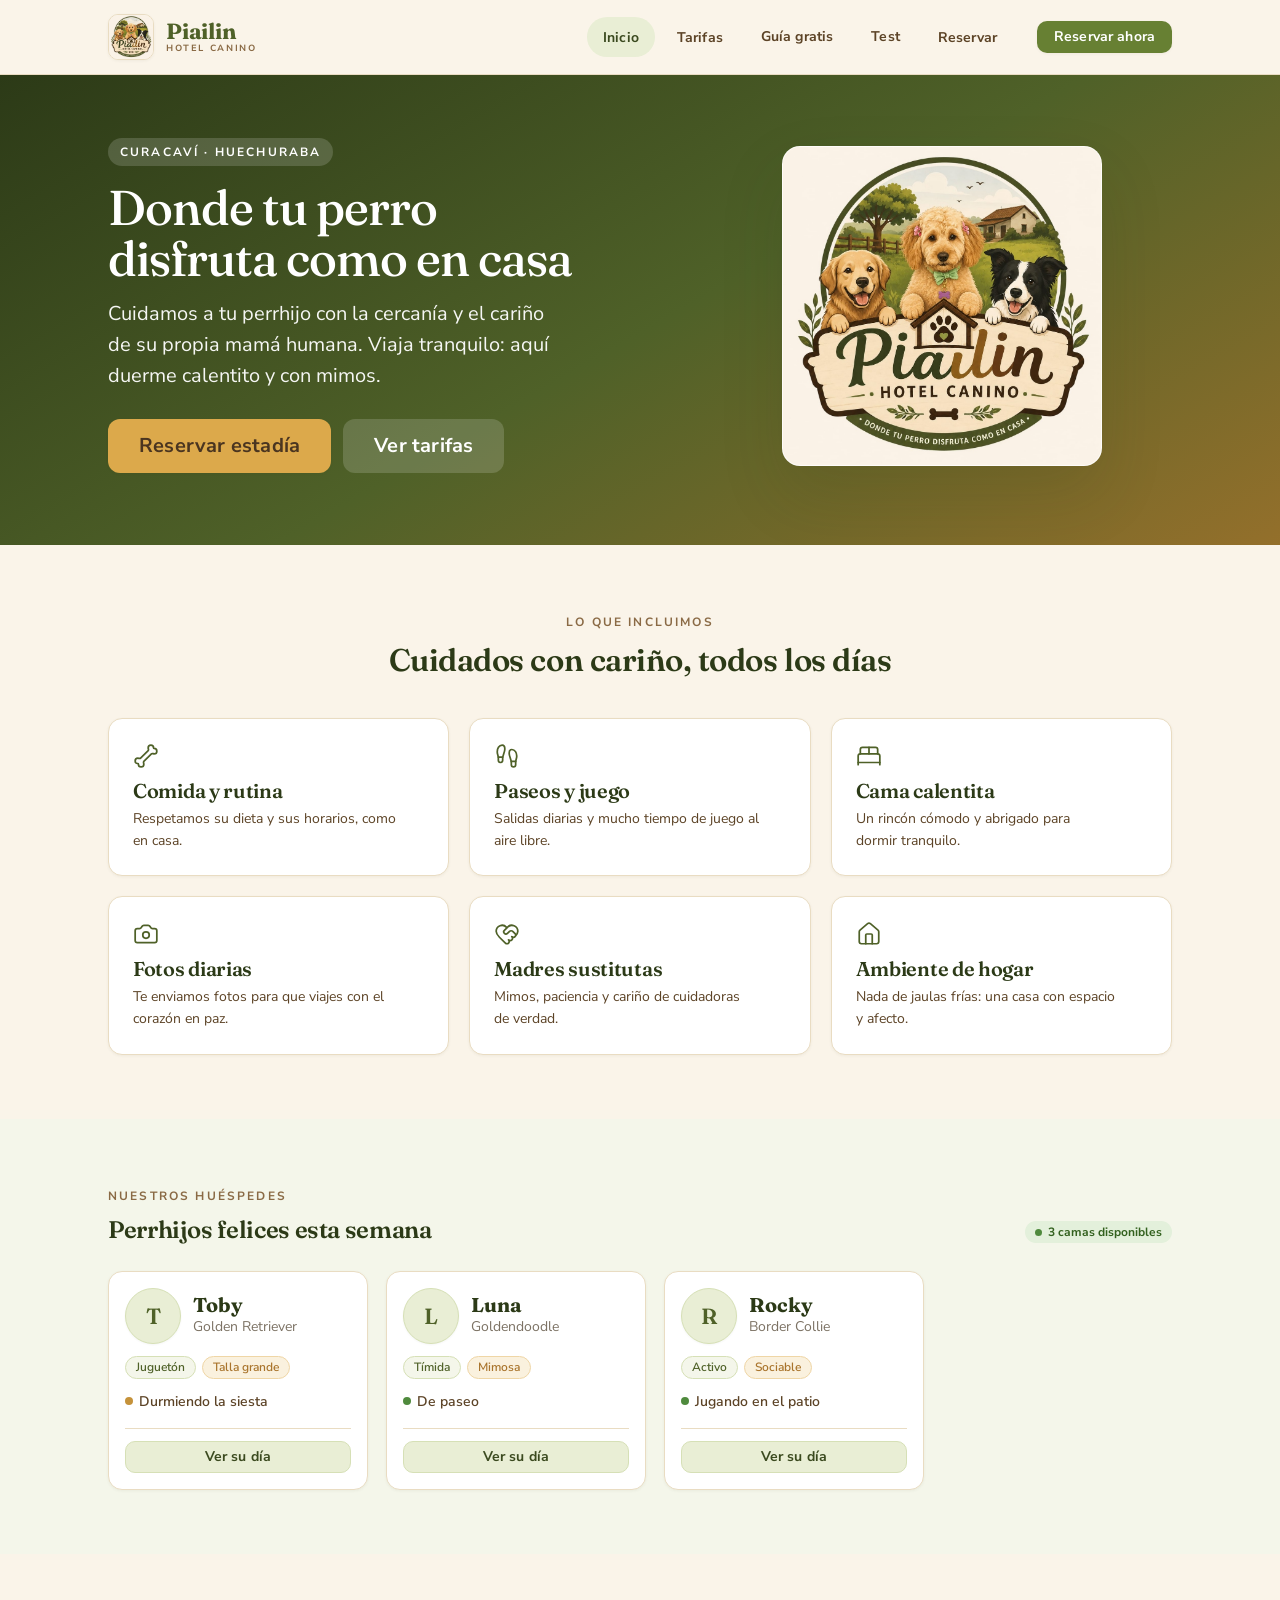
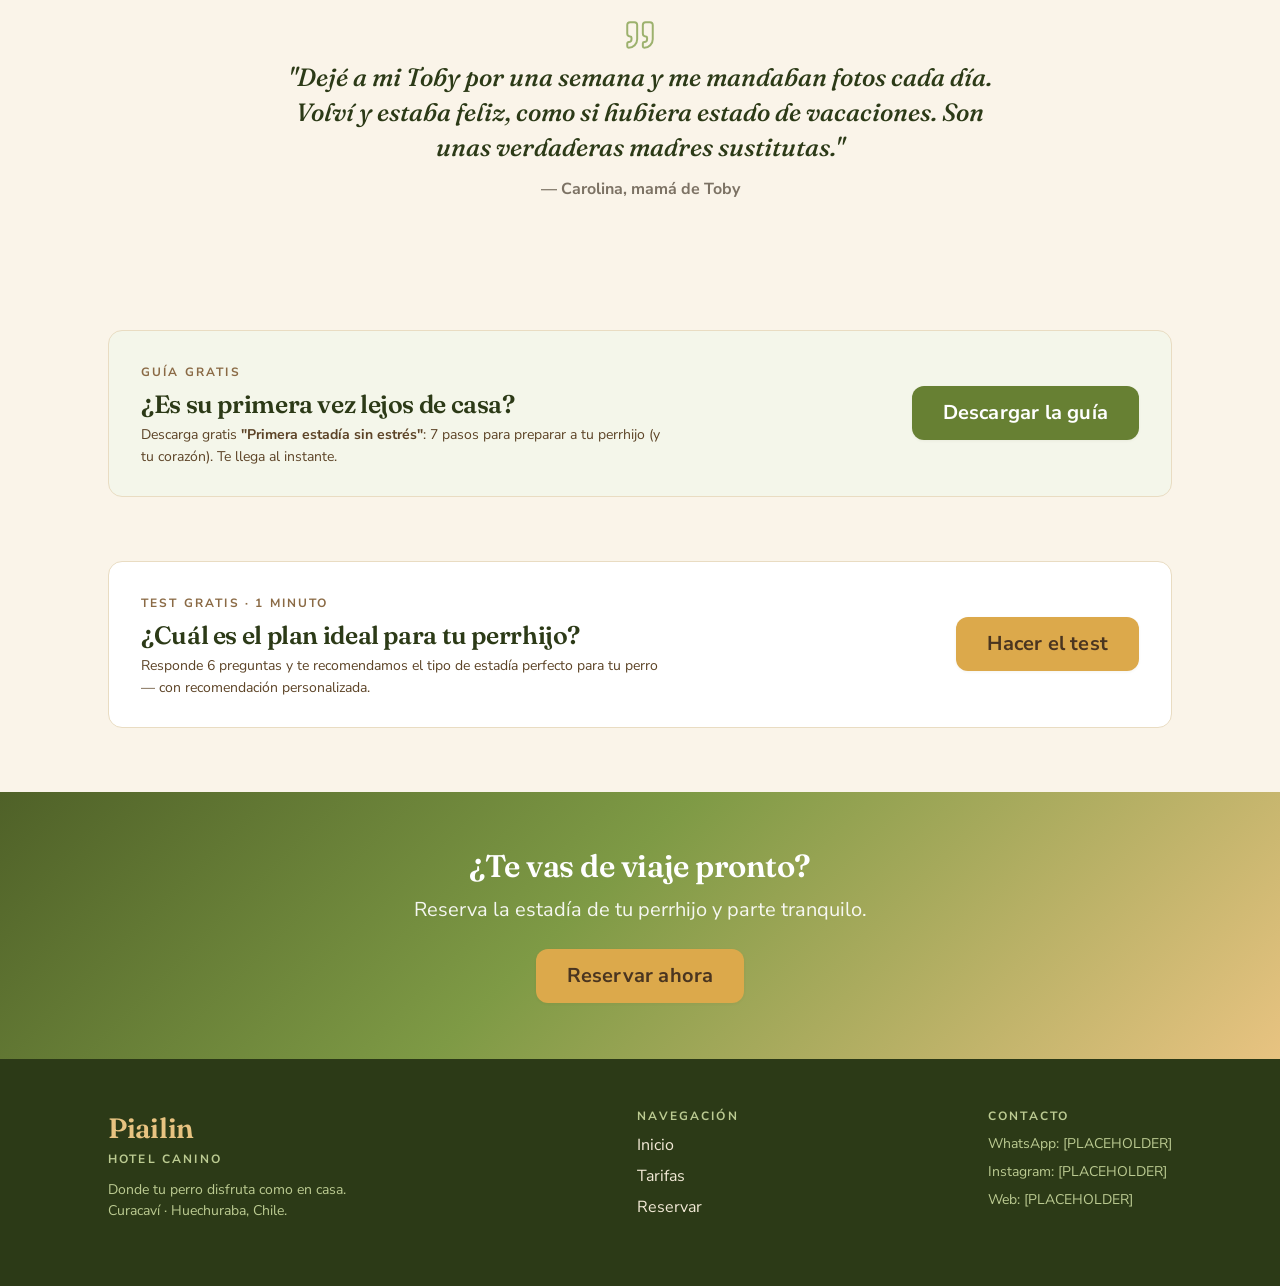
<file: sitio-web/index.html>
<!DOCTYPE html>
<html lang="es-CL">
<head>
  <meta charset="UTF-8" />
  <meta name="viewport" content="width=device-width, initial-scale=1.0" />
  <title>Piailin · Hotel Canino — Donde tu perro disfruta como en casa</title>
  <meta name="description" content="Piailin Hotel Canino en Curacaví y Huechuraba. Cuidamos a tu perrhijo con la cercanía y el cariño de su propia mamá humana. Viaja tranquilo." />
  <link rel="icon" href="data:image/svg+xml,%3Csvg xmlns='http://www.w3.org/2000/svg' viewBox='0 0 32 32'%3E%3Crect width='32' height='32' rx='7' fill='%23678033'/%3E%3Ctext x='16' y='23' font-family='Georgia,serif' font-size='20' font-weight='700' fill='%23faf4e9' text-anchor='middle'%3EP%3C/text%3E%3C/svg%3E" />
  <link rel="stylesheet" href="./styles.css" />
</head>
<body>

  <!-- ===================== HEADER ===================== -->
  <header class="site-header">
    <div class="bar">
      <a class="brand-lockup" href="#home" data-nav="home">
        <img class="brand-logo" src="./assets/pialin-emblem.jpeg" alt="Logo Piailin Hotel Canino" />
        <span style="display:flex;flex-direction:column;line-height:1.05;text-align:left;">
          <span class="name">Piailin</span>
          <span class="eyebrow sub">Hotel Canino</span>
        </span>
      </a>
      <nav class="site-nav">
        <button class="navlink is-active" data-nav="home">Inicio</button>
        <button class="navlink" data-nav="tarifas">Tarifas</button>
        <a class="navlink" href="./guia.html">Guía gratis</a>
        <a class="navlink" href="./test.html">Test</a>
        <button class="navlink" data-nav="reserva">Reservar</button>
      </nav>
      <button class="btn btn--primary btn--sm" data-nav="reserva">Reservar ahora</button>
    </div>
  </header>

  <main>
    <!-- ===================== INICIO ===================== -->
    <section class="view is-active" id="view-home">

      <!-- HERO -->
      <div class="hero">
        <div class="container">
          <div>
            <span class="eyebrow on-hero">Curacaví · Huechuraba</span>
            <h1>Donde tu perro<br />disfruta como en casa</h1>
            <p>Cuidamos a tu perrhijo con la cercanía y el cariño de su propia mamá humana. Viaja tranquilo: aquí duerme calentito y con mimos.</p>
            <div class="cta-row">
              <button class="btn btn--lg btn--secondary" data-nav="reserva">Reservar estadía</button>
              <button class="btn btn--lg btn--ghost-light" data-nav="tarifas">Ver tarifas</button>
            </div>
          </div>
          <div class="emblem-wrap">
            <img class="hero-logo" src="./assets/pialin-emblem.jpeg" alt="Piailin Hotel Canino" />
          </div>
        </div>
      </div>

      <!-- SERVICIOS -->
      <div class="container section">
        <div class="section-head">
          <span class="eyebrow">Lo que incluimos</span>
          <h2>Cuidados con cariño, todos los días</h2>
        </div>
        <div class="services-grid">
          <div class="card card--interactive"><div class="card-icon"><svg viewBox="0 0 24 24" fill="none" stroke="currentColor" stroke-linecap="round" stroke-linejoin="round" aria-hidden="true"><path d="M17 10c.7-.7 1.69 0 2.5 0a2.5 2.5 0 1 0 0-5 .5.5 0 0 1-.5-.5 2.5 2.5 0 1 0-5 0c0 .81.7 1.8 0 2.5l-7 7c-.7.7-1.69 0-2.5 0a2.5 2.5 0 0 0 0 5c.28 0 .5.22.5.5a2.5 2.5 0 1 0 5 0c0-.81-.7-1.8 0-2.5Z"/></svg></div><h3>Comida y rutina</h3><p>Respetamos su dieta y sus horarios, como en casa.</p></div>
          <div class="card card--interactive"><div class="card-icon"><svg viewBox="0 0 24 24" fill="none" stroke="currentColor" stroke-linecap="round" stroke-linejoin="round" aria-hidden="true"><path d="M4 16v-2.38C4 11.5 2.97 10.5 3 8c.03-2.72 1.49-6 4.5-6C9.37 2 10 3.8 10 5.5c0 3.11-2 5.66-2 8.68V16a2 2 0 1 1-4 0Z"/><path d="M20 20v-2.38c0-2.12 1.03-3.12 1-5.62-.03-2.72-1.49-6-4.5-6C14.63 6 14 7.8 14 9.5c0 3.11 2 5.66 2 8.68V20a2 2 0 1 0 4 0Z"/><path d="M16 17h4"/><path d="M4 13h4"/></svg></div><h3>Paseos y juego</h3><p>Salidas diarias y mucho tiempo de juego al aire libre.</p></div>
          <div class="card card--interactive"><div class="card-icon"><svg viewBox="0 0 24 24" fill="none" stroke="currentColor" stroke-linecap="round" stroke-linejoin="round" aria-hidden="true"><path d="M2 20v-8a2 2 0 0 1 2-2h16a2 2 0 0 1 2 2v8"/><path d="M4 10V6a2 2 0 0 1 2-2h12a2 2 0 0 1 2 2v4"/><path d="M12 4v6"/><path d="M2 18h20"/></svg></div><h3>Cama calentita</h3><p>Un rincón cómodo y abrigado para dormir tranquilo.</p></div>
          <div class="card card--interactive"><div class="card-icon"><svg viewBox="0 0 24 24" fill="none" stroke="currentColor" stroke-linecap="round" stroke-linejoin="round" aria-hidden="true"><path d="M13.997 4a2 2 0 0 1 1.76 1.05l.486.9A2 2 0 0 0 18.003 7H20a2 2 0 0 1 2 2v9a2 2 0 0 1-2 2H4a2 2 0 0 1-2-2V9a2 2 0 0 1 2-2h1.997a2 2 0 0 0 1.759-1.048l.489-.904A2 2 0 0 1 10.004 4z"/><circle cx="12" cy="13" r="3"/></svg></div><h3>Fotos diarias</h3><p>Te enviamos fotos para que viajes con el corazón en paz.</p></div>
          <div class="card card--interactive"><div class="card-icon"><svg viewBox="0 0 24 24" fill="none" stroke="currentColor" stroke-linecap="round" stroke-linejoin="round" aria-hidden="true"><path d="M19.414 14.414C21 12.828 22 11.5 22 9.5a5.5 5.5 0 0 0-9.591-3.676.6.6 0 0 1-.818.001A5.5 5.5 0 0 0 2 9.5c0 2.3 1.5 4 3 5.5l5.535 5.362a2 2 0 0 0 2.879.052 2.12 2.12 0 0 0-.004-3 2.124 2.124 0 1 0 3-3 2.124 2.124 0 0 0 3.004 0 2 2 0 0 0 0-2.828l-1.881-1.882a2.41 2.41 0 0 0-3.409 0l-1.71 1.71a2 2 0 0 1-2.828 0 2 2 0 0 1 0-2.828l2.823-2.762"/></svg></div><h3>Madres sustitutas</h3><p>Mimos, paciencia y cariño de cuidadoras de verdad.</p></div>
          <div class="card card--interactive"><div class="card-icon"><svg viewBox="0 0 24 24" fill="none" stroke="currentColor" stroke-linecap="round" stroke-linejoin="round" aria-hidden="true"><path d="M15 21v-8a1 1 0 0 0-1-1h-4a1 1 0 0 0-1 1v8"/><path d="M3 10a2 2 0 0 1 .709-1.528l7-6a2 2 0 0 1 2.582 0l7 6A2 2 0 0 1 21 10v9a2 2 0 0 1-2 2H5a2 2 0 0 1-2-2z"/></svg></div><h3>Ambiente de hogar</h3><p>Nada de jaulas frías: una casa con espacio y afecto.</p></div>
        </div>
      </div>

      <!-- HUÉSPEDES -->
      <div class="surface-soft">
        <div class="container section">
          <div class="guests-head">
            <div>
              <span class="eyebrow">Nuestros huéspedes</span>
              <h2 style="margin-top:8px;margin-bottom:0;">Perrhijos felices esta semana</h2>
            </div>
            <span class="badge badge--success"><span class="dot"></span>3 camas disponibles</span>
          </div>
          <div class="guests-row">

            <div class="card card--interactive petcard">
              <div class="pet-head">
                <span class="avatar avatar--initial">T</span>
                <div><div class="pet-name">Toby</div><div class="pet-breed">Golden Retriever</div></div>
              </div>
              <div class="pet-tags"><span class="tag">Juguetón</span><span class="tag tag--gold">Talla grande</span></div>
              <div class="pet-status"><span class="sdot sdot--resting"></span><span class="label">Durmiendo la siesta</span></div>
              <div class="pet-foot"><button class="btn btn--sm btn--soft btn--block">Ver su día</button></div>
            </div>

            <div class="card card--interactive petcard">
              <div class="pet-head">
                <span class="avatar avatar--initial">L</span>
                <div><div class="pet-name">Luna</div><div class="pet-breed">Goldendoodle</div></div>
              </div>
              <div class="pet-tags"><span class="tag">Tímida</span><span class="tag tag--gold">Mimosa</span></div>
              <div class="pet-status"><span class="sdot sdot--online"></span><span class="label">De paseo</span></div>
              <div class="pet-foot"><button class="btn btn--sm btn--soft btn--block">Ver su día</button></div>
            </div>

            <div class="card card--interactive petcard">
              <div class="pet-head">
                <span class="avatar avatar--initial">R</span>
                <div><div class="pet-name">Rocky</div><div class="pet-breed">Border Collie</div></div>
              </div>
              <div class="pet-tags"><span class="tag">Activo</span><span class="tag tag--gold">Sociable</span></div>
              <div class="pet-status"><span class="sdot sdot--online"></span><span class="label">Jugando en el patio</span></div>
              <div class="pet-foot"><button class="btn btn--sm btn--soft btn--block">Ver su día</button></div>
            </div>

          </div>
        </div>
      </div>

      <!-- TESTIMONIO -->
      <div class="container section">
        <div class="quote">
          <div class="svg-accent"><svg viewBox="0 0 24 24" fill="none" stroke="currentColor" stroke-linecap="round" stroke-linejoin="round" aria-hidden="true"><path d="M16 3a2 2 0 0 0-2 2v6a2 2 0 0 0 2 2 1 1 0 0 1 1 1v1a2 2 0 0 1-2 2 1 1 0 0 0-1 1v2a1 1 0 0 0 1 1 6 6 0 0 0 6-6V5a2 2 0 0 0-2-2z"/><path d="M5 3a2 2 0 0 0-2 2v6a2 2 0 0 0 2 2 1 1 0 0 1 1 1v1a2 2 0 0 1-2 2 1 1 0 0 0-1 1v2a1 1 0 0 0 1 1 6 6 0 0 0 6-6V5a2 2 0 0 0-2-2z"/></svg></div>
          <blockquote>"Dejé a mi Toby por una semana y me mandaban fotos cada día. Volví y estaba feliz, como si hubiera estado de vacaciones. Son unas verdaderas madres sustitutas."</blockquote>
          <cite>— Carolina, mamá de Toby</cite>
        </div>
      </div>

      <!-- IMÁN DE LEADS: guía gratis -->
      <div class="container section">
        <div class="card card--soft" style="display:grid;grid-template-columns:1fr auto;gap:24px;align-items:center;padding:28px 32px;">
          <div>
            <span class="eyebrow">Guía gratis</span>
            <h2 style="font-size:var(--text-xl);margin:6px 0 6px;">¿Es su primera vez lejos de casa?</h2>
            <p style="margin:0;color:var(--text-body);max-width:520px;">Descarga gratis <strong>"Primera estadía sin estrés"</strong>: 7 pasos para preparar a tu perrhijo (y tu corazón). Te llega al instante.</p>
          </div>
          <a class="btn btn--lg btn--primary" href="./guia.html">Descargar la guía</a>
        </div>
      </div>

      <!-- MINI APP: test plan ideal -->
      <div class="container section" style="padding-top:0;">
        <div class="card card--outlined" style="display:grid;grid-template-columns:1fr auto;gap:24px;align-items:center;padding:28px 32px;">
          <div>
            <span class="eyebrow">Test gratis · 1 minuto</span>
            <h2 style="font-size:var(--text-xl);margin:6px 0 6px;">¿Cuál es el plan ideal para tu perrhijo?</h2>
            <p style="margin:0;color:var(--text-body);max-width:520px;">Responde 6 preguntas y te recomendamos el tipo de estadía perfecto para tu perro — con recomendación personalizada.</p>
          </div>
          <a class="btn btn--lg btn--secondary" href="./test.html">Hacer el test</a>
        </div>
      </div>

      <!-- CTA -->
      <div class="cta-band">
        <div class="container">
          <h2>¿Te vas de viaje pronto?</h2>
          <p>Reserva la estadía de tu perrhijo y parte tranquilo.</p>
          <button class="btn btn--lg btn--secondary" data-nav="reserva">Reservar ahora</button>
        </div>
      </div>
    </section>

    <!-- ===================== TARIFAS ===================== -->
    <section class="view" id="view-tarifas">
      <div class="hero" style="background:var(--gradient-soft);">
        <div class="container" style="display:block;text-align:center;padding:56px 28px;">
          <span class="eyebrow">Tarifas referenciales</span>
          <h1 style="color:var(--text-strong);font-size:var(--text-3xl);margin:12px 0 8px;">Planes pensados para su bienestar</h1>
          <p class="lead" style="color:var(--text-body);max-width:560px;margin:0 auto;">Todas las tarifas incluyen alimentación, cuidados, juego supervisado y fotos diarias. Valores en pesos chilenos (CLP).</p>
        </div>
      </div>

      <div class="container section">
        <table class="price-table">
          <thead>
            <tr><th>Modalidad</th><th>Semanal</th><th>Mensual</th></tr>
          </thead>
          <tbody>
            <tr><td class="modal">Hospedaje estándar (medianos y grandes)</td><td class="price">$89.900</td><td class="price">$299.900</td></tr>
            <tr><td class="modal">Hospedaje perros pequeños (hasta 10 kg)</td><td class="price">$79.900</td><td class="price">$269.900</td></tr>
            <tr><td class="modal">Suite con humano (duerme con persona de confianza)</td><td class="price">$109.900</td><td class="price">$369.900</td></tr>
            <tr><td class="modal">Cuidados especiales (medicamentos / atención adicional)</td><td class="price">$99.900</td><td class="price">$329.900</td></tr>
            <tr><td class="modal">Madre sustituta (acompañamiento constante)</td><td class="price">$119.900</td><td class="price">$399.900</td></tr>
          </tbody>
        </table>
        <p class="price-note">Las tarifas son referenciales — consulta el valor actualizado según temporada y disponibilidad.</p>

        <div class="section-head" style="margin-top:56px;">
          <span class="eyebrow">Premiamos la confianza</span>
          <h2>Descuentos para clientes recurrentes</h2>
        </div>
        <div class="disc-grid">
          <div class="card disc-card"><div class="level">Piailin Amigo</div><div class="cond">2ª estadía en adelante</div><div class="pct">5%</div></div>
          <div class="card disc-card"><div class="level">Piailin Familiar</div><div class="cond">3 estadías o más en el año</div><div class="pct">10%</div></div>
          <div class="card disc-card"><div class="level">Piailin Viajero</div><div class="cond">Plan mensual recurrente (3 meses+)</div><div class="pct">15%</div></div>
          <div class="card disc-card"><div class="level">Piailin Premium</div><div class="cond">Contrato anual o 6 meses seguidos</div><div class="pct">20% <span style="font-size:var(--text-sm);color:var(--text-muted);">+ prioridad</span></div></div>
          <div class="card disc-card"><div class="level">Multi-mascota</div><div class="cond">2+ perritos de la misma familia</div><div class="pct">10% <span style="font-size:var(--text-sm);color:var(--text-muted);">por mascota</span></div></div>
        </div>
        <p class="price-note">Descuentos acumulables hasta un máximo del 25%. El descuento multi-mascota aplica desde la segunda mascota.</p>
      </div>

      <div class="cta-band">
        <div class="container">
          <h2>¿Listo para reservar?</h2>
          <p>Cuéntanos de tu perrhijo y coordinamos su estadía.</p>
          <button class="btn btn--lg btn--secondary" data-nav="reserva">Reservar estadía</button>
        </div>
      </div>
    </section>

    <!-- ===================== RESERVA ===================== -->
    <section class="view" id="view-reserva">
      <div class="hero" style="background:var(--gradient-soft);">
        <div class="container" style="display:block;text-align:center;padding:56px 28px;">
          <span class="eyebrow">Reserva tu estadía</span>
          <h1 style="color:var(--text-strong);font-size:var(--text-3xl);margin:12px 0 8px;">Déjalo en buenas manos</h1>
          <p class="lead" style="color:var(--text-body);max-width:560px;margin:0 auto;">Completa los datos y te contactamos por WhatsApp para confirmar todo con cariño.</p>
        </div>
      </div>

      <div class="container section">
        <div class="reserva-grid">
          <!-- Formulario -->
          <form class="card" id="reserva-form" novalidate>
            <h2 style="font-size:var(--text-xl);">Datos de la reserva</h2>
            <div class="form-row">
              <label class="field"><span class="lbl">Tu nombre</span><span class="control"><input type="text" name="nombre" placeholder="Carolina" required /></span></label>
              <label class="field"><span class="lbl">WhatsApp</span><span class="control"><input type="tel" name="fono" placeholder="+56 9 ..." required /></span></label>
            </div>
            <div class="form-row">
              <label class="field"><span class="lbl">Nombre de tu perrhijo</span><span class="control"><input type="text" name="perro" placeholder="Toby" required /></span></label>
              <label class="field"><span class="lbl">Raza / tamaño</span><span class="control"><input type="text" name="raza" placeholder="Golden, talla grande" /></span></label>
            </div>
            <div class="form-row">
              <label class="field"><span class="lbl">Desde</span><span class="control"><input type="date" name="desde" required /></span></label>
              <label class="field"><span class="lbl">Hasta</span><span class="control"><input type="date" name="hasta" required /></span></label>
            </div>
            <div class="form-row">
              <label class="field"><span class="lbl">Modalidad</span><span class="control"><select name="modalidad">
                <option>Hospedaje estándar</option>
                <option>Hospedaje perros pequeños</option>
                <option>Suite con humano</option>
                <option>Cuidados especiales</option>
                <option>Madre sustituta</option>
              </select></span></label>
              <label class="field"><span class="lbl">Sede</span><span class="control"><select name="sede">
                <option>Curacaví (principal)</option>
                <option>Huechuraba</option>
              </select></span></label>
            </div>
            <label class="field"><span class="lbl">Cuéntanos de su rutina, mañas y mimos</span><span class="control"><textarea name="notas" placeholder="Come 2 veces al día, duerme en la cama, le encanta la pelota..."></textarea></span></label>
            <input type="hidden" name="_subject" value="Nueva reserva — Piailin Hotel Canino" />
            <button type="submit" class="btn btn--lg btn--primary btn--block"><svg viewBox="0 0 24 24" fill="none" stroke="currentColor" stroke-linecap="round" stroke-linejoin="round" aria-hidden="true"><path d="M2.992 16.342a2 2 0 0 1 .094 1.167l-1.065 3.29a1 1 0 0 0 1.236 1.168l3.413-.998a2 2 0 0 1 1.099.092 10 10 0 1 0-4.777-4.719"/></svg> Enviar reserva</button>
            <p style="font-size:var(--text-xs);color:var(--text-muted);margin-top:10px;text-align:center;">Al enviar, recibiremos tus datos para coordinar la reserva y te contactaremos por correo o WhatsApp. No los compartimos con terceros.</p>
            <p class="price-note" id="form-msg" style="display:none;"></p>
          </form>

          <!-- Aside de confianza -->
          <aside>
            <div class="card card--soft" style="margin-bottom:18px;">
              <h3 style="font-size:var(--text-lg);">Viaja tranquilo</h3>
              <p style="font-size:var(--text-sm);">Te enviamos fotos cada día y coordinamos todo por WhatsApp. Tu perrhijo duerme calentito y con mimos, como en casa.</p>
            </div>
            <div class="card">
              <h3 style="font-size:var(--text-lg);">Nuestras sedes</h3>
              <p style="font-size:var(--text-sm);margin-bottom:10px;"><strong>Curacaví</strong> — 5.000 m², zona rural, aire puro. Hospedaje, juegos, cuidados especiales y madres sustitutas.</p>
              <p style="font-size:var(--text-sm);margin:0;"><strong>Huechuraba</strong> — sector norte, acceso rápido. Punto de ingreso y servicio Piailin Express (pickup y delivery).</p>
            </div>
          </aside>
        </div>
      </div>
    </section>
  </main>

  <!-- ===================== FOOTER ===================== -->
  <footer class="site-footer">
    <div class="container">
      <div>
        <div class="name">Piailin</div>
        <div class="eyebrow" style="color:var(--green-300);">Hotel Canino</div>
        <p class="muted" style="margin-top:10px;max-width:280px;">Donde tu perro disfruta como en casa. Curacaví · Huechuraba, Chile.</p>
      </div>
      <div>
        <div class="eyebrow" style="color:var(--green-300);margin-bottom:8px;">Navegación</div>
        <p style="margin:0;"><a href="#home" data-nav="home">Inicio</a></p>
        <p style="margin:6px 0 0;"><a href="#tarifas" data-nav="tarifas">Tarifas</a></p>
        <p style="margin:6px 0 0;"><a href="#reserva" data-nav="reserva">Reservar</a></p>
      </div>
      <div>
        <div class="eyebrow" style="color:var(--green-300);margin-bottom:8px;">Contacto</div>
        <p class="muted" style="margin:0;">WhatsApp: [PLACEHOLDER]</p>
        <p class="muted" style="margin:6px 0 0;">Instagram: [PLACEHOLDER]</p>
        <p class="muted" style="margin:6px 0 0;">Web: [PLACEHOLDER]</p>
      </div>
    </div>
  </footer>

  <script>
    // --- Router simple por vistas ---
    function navigate(view) {
      document.querySelectorAll('.view').forEach(v => v.classList.remove('is-active'));
      var target = document.getElementById('view-' + view);
      if (target) target.classList.add('is-active');
      document.querySelectorAll('.site-nav .navlink').forEach(b => {
        b.classList.toggle('is-active', b.getAttribute('data-nav') === view);
      });
      window.scrollTo({ top: 0, behavior: 'smooth' });
      if (history.replaceState) history.replaceState(null, '', '#' + view);
    }
    document.addEventListener('click', function (e) {
      var el = e.target.closest('[data-nav]');
      if (!el) return;
      e.preventDefault();
      navigate(el.getAttribute('data-nav'));
    });
    // Vista inicial desde el hash
    var initial = (location.hash || '#home').replace('#', '');
    if (document.getElementById('view-' + initial)) navigate(initial);

    // ============================================================
    //  CONFIGURACIÓN DEL FORMULARIO DE RESERVA
    // ============================================================
    // 1) Número de WhatsApp del hotel (formato internacional sin "+" ni espacios).
    //    Ejemplo Chile: '56912345678'. Si lo dejas vacío, WhatsApp deja elegir el contacto.
    var WHATSAPP_NUMERO = ''; // [PLACEHOLDER]

    // 2) Endpoint de Formspree para recibir las reservas por CORREO.
    //    Crea una cuenta gratis en formspree.io, crea un formulario y pega aquí su URL.
    //    Ejemplo: 'https://formspree.io/f/abcdwxyz'. Si lo dejas vacío, solo se usa WhatsApp.
    var FORMSPREE_ENDPOINT = 'https://formspree.io/f/xlgkwqwk';

    document.getElementById('reserva-form').addEventListener('submit', function (e) {
      e.preventDefault();
      var f = this;
      var msg = document.getElementById('form-msg');

      // Validación básica de los campos requeridos
      if (!f.checkValidity()) {
        msg.style.display = 'block';
        msg.style.color = 'var(--danger)';
        msg.textContent = 'Completa los datos requeridos para enviar tu solicitud.';
        f.reportValidity();
        return;
      }

      var g = function (n) { return (f.elements[n] && f.elements[n].value.trim()) || '—'; };
      var lineas = [
        'Hola Piailin 🐾 Quiero reservar una estadía.',
        '',
        '👤 Nombre: ' + g('nombre'),
        '📱 WhatsApp: ' + g('fono'),
        '🐶 Perrhijo: ' + g('perro') + ' (' + g('raza') + ')',
        '📅 Fechas: ' + g('desde') + ' a ' + g('hasta'),
        '🏠 Modalidad: ' + g('modalidad'),
        '📍 Sede: ' + g('sede'),
        '📝 Notas: ' + g('notas')
      ];

      function abrirWhatsApp() {
        var url = 'https://wa.me/' + WHATSAPP_NUMERO + '?text=' + encodeURIComponent(lineas.join('\n'));
        window.open(url, '_blank');
      }
      function exito(textoExtra) {
        msg.style.display = 'block';
        msg.style.color = 'var(--success)';
        msg.textContent = '¡Gracias! Recibimos tu reserva' + (textoExtra || '') + ' Te contactaremos pronto. 🐾';
        f.reset();
      }
      function errorSuave() {
        msg.style.display = 'block';
        msg.style.color = 'var(--danger)';
        msg.textContent = 'No pudimos guardar la reserva, pero abrimos WhatsApp para que nos escribas directo.';
      }

      // 1) Guardar en el correo (Formspree) si está configurado; luego 2) abrir WhatsApp.
      if (FORMSPREE_ENDPOINT) {
        fetch(FORMSPREE_ENDPOINT, {
          method: 'POST',
          body: new FormData(f),
          headers: { 'Accept': 'application/json' }
        }).then(function (r) {
          abrirWhatsApp();
          if (r.ok) { exito(' por correo y abrimos WhatsApp.'); }
          else { errorSuave(); }
        }).catch(function () {
          abrirWhatsApp();
          errorSuave();
        });
      } else {
        abrirWhatsApp();
        exito(WHATSAPP_NUMERO ? ' y abrimos WhatsApp.' : ' — elige el contacto de Piailin en WhatsApp para enviarlo.');
      }
    });
  </script>
</body>
</html>
</file>
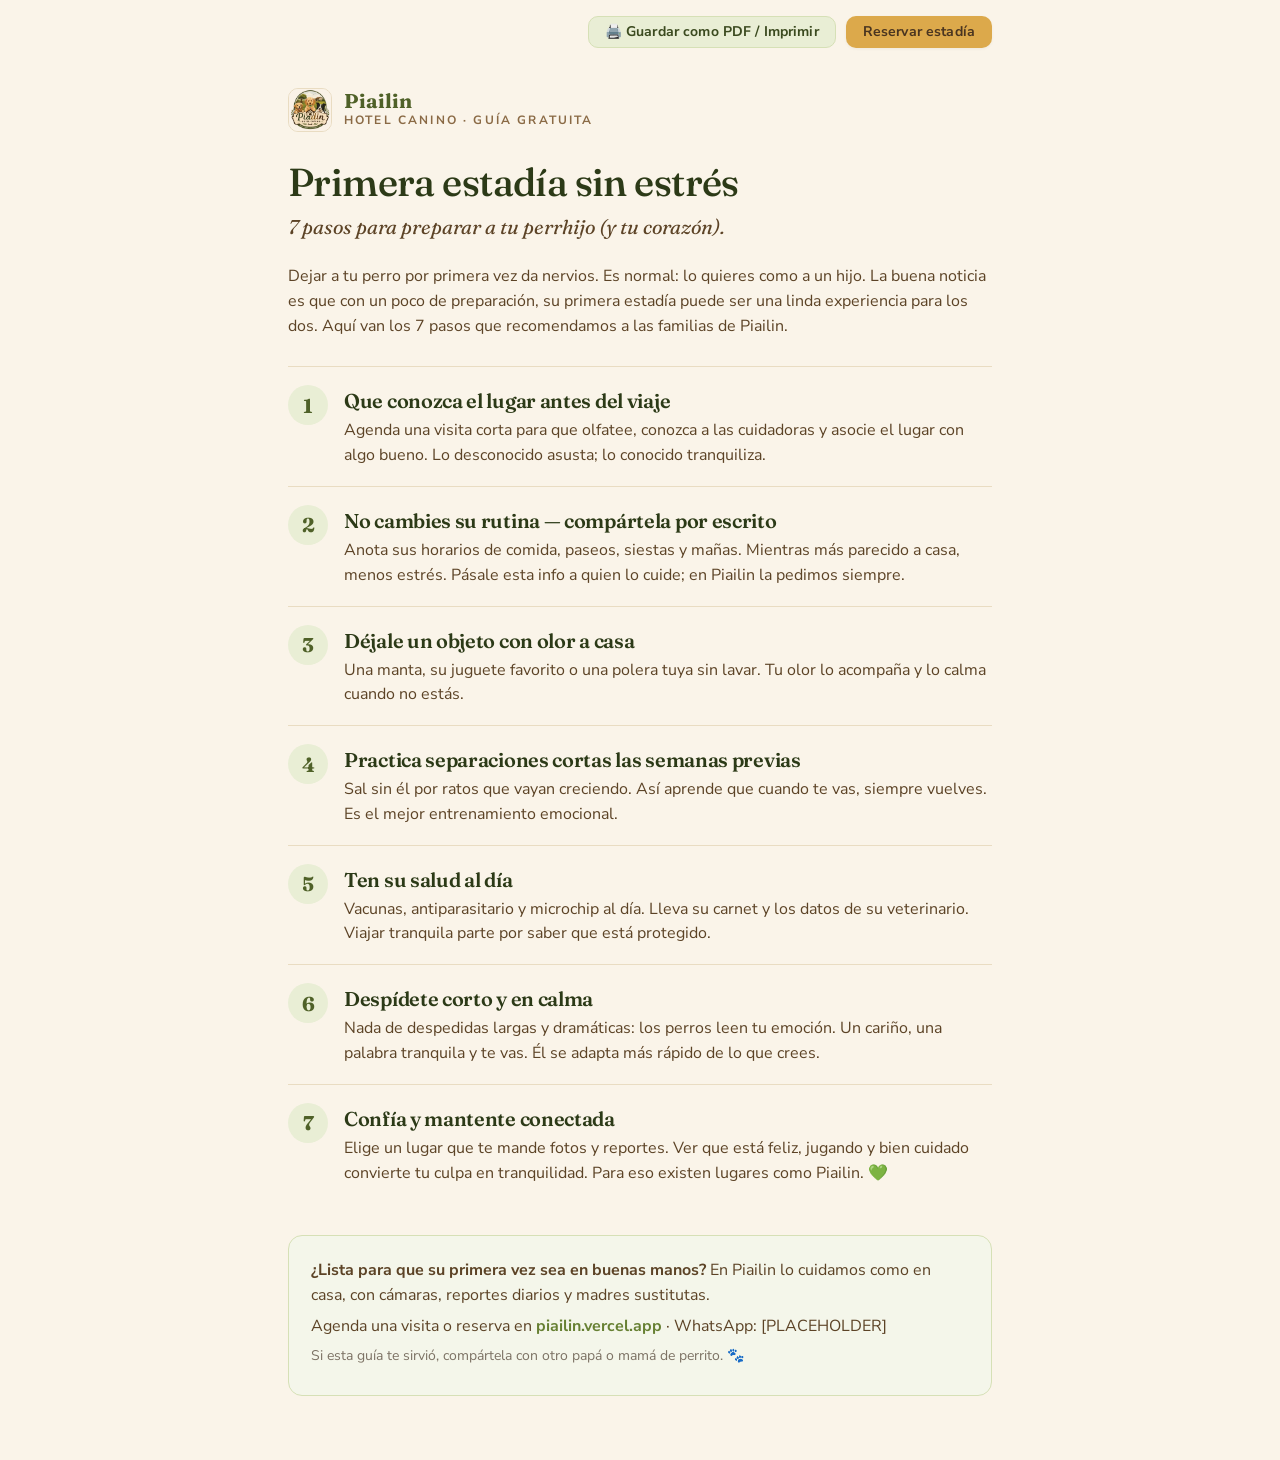
<file: sitio-web/guia-primera-estadia.html>
<!DOCTYPE html>
<html lang="es-CL">
<head>
  <meta charset="UTF-8" />
  <meta name="viewport" content="width=device-width, initial-scale=1.0" />
  <title>Primera estadía sin estrés — Guía Piailin</title>
  <meta name="description" content="7 pasos para preparar a tu perrhijo para su primera estadía en un hotel canino, sin estrés ni culpa. Por Piailin Hotel Canino." />
  <link rel="icon" href="data:image/svg+xml,%3Csvg xmlns='http://www.w3.org/2000/svg' viewBox='0 0 32 32'%3E%3Crect width='32' height='32' rx='7' fill='%23678033'/%3E%3Ctext x='16' y='23' font-family='Georgia,serif' font-size='20' font-weight='700' fill='%23faf4e9' text-anchor='middle'%3EP%3C/text%3E%3C/svg%3E" />
  <link rel="stylesheet" href="./styles.css" />
  <style>
    .guide { max-width: 760px; margin: 0 auto; padding: 40px 28px 64px; }
    .guide-head { display: flex; align-items: center; gap: 12px; margin-bottom: 28px; }
    .guide-head img { width: 44px; height: 44px; border-radius: 10px; border: 1px solid var(--border-soft); object-fit: cover; }
    .guide-head .name { font-family: var(--font-serif); font-weight: 700; color: var(--green-700); font-size: 20px; line-height: 1; }
    .guide h1 { font-size: var(--text-3xl); margin: 8px 0 6px; }
    .guide .sub { font-family: var(--font-serif); font-style: italic; color: var(--text-body); font-size: var(--text-lg); margin-bottom: 22px; }
    .guide .intro { color: var(--text-body); margin-bottom: 28px; }
    .step { display: flex; gap: 16px; padding: 18px 0; border-top: 1px solid var(--border-soft); break-inside: avoid-page; }
    .step .num { flex: 0 0 auto; width: 40px; height: 40px; border-radius: 50%; background: var(--green-100); color: var(--green-700); font-family: var(--font-serif); font-weight: 700; font-size: 20px; display: flex; align-items: center; justify-content: center; }
    .step h3 { font-size: var(--text-lg); margin: 4px 0 6px; }
    .step p { margin: 0; color: var(--text-body); font-size: var(--text-md); }
    .guide .closing { margin-top: 32px; padding: 22px; border-radius: var(--radius-lg); background: var(--surface-soft); border: 1px solid var(--green-200); }
    .guide .closing p { margin: 0 0 6px; }
    .toolbar { max-width: 760px; margin: 0 auto; padding: 16px 28px 0; display: flex; justify-content: flex-end; gap: 10px; }
    @page { size: letter; margin: 0.6in 0.7in; }
    @media print {
      html, body { background: #fff; }
      .toolbar, .print-btn { display: none !important; }
      .guide { padding: 0; max-width: none; }
      .step, .closing { break-inside: avoid-page; page-break-inside: avoid; }
      h1, h2, h3 { break-after: avoid; page-break-after: avoid; }
      a { color: var(--ink, #2c3a17); text-decoration: none; }
    }
  </style>
</head>
<body>
  <div class="toolbar">
    <button class="btn btn--soft btn--sm print-btn" onclick="window.print()">🖨️ Guardar como PDF / Imprimir</button>
    <a class="btn btn--secondary btn--sm" href="./index.html#reserva">Reservar estadía</a>
  </div>

  <article class="guide">
    <div class="guide-head">
      <img src="./assets/pialin-emblem.jpeg" alt="Piailin Hotel Canino" />
      <div>
        <div class="name">Piailin</div>
        <div class="eyebrow">Hotel Canino · Guía gratuita</div>
      </div>
    </div>

    <h1>Primera estadía sin estrés</h1>
    <p class="sub">7 pasos para preparar a tu perrhijo (y tu corazón).</p>

    <p class="intro">Dejar a tu perro por primera vez da nervios. Es normal: lo quieres como a un hijo. La buena noticia es que con un poco de preparación, su primera estadía puede ser una linda experiencia para los dos. Aquí van los 7 pasos que recomendamos a las familias de Piailin.</p>

    <div class="step"><div class="num">1</div><div>
      <h3>Que conozca el lugar antes del viaje</h3>
      <p>Agenda una visita corta para que olfatee, conozca a las cuidadoras y asocie el lugar con algo bueno. Lo desconocido asusta; lo conocido tranquiliza.</p>
    </div></div>

    <div class="step"><div class="num">2</div><div>
      <h3>No cambies su rutina — compártela por escrito</h3>
      <p>Anota sus horarios de comida, paseos, siestas y mañas. Mientras más parecido a casa, menos estrés. Pásale esta info a quien lo cuide; en Piailin la pedimos siempre.</p>
    </div></div>

    <div class="step"><div class="num">3</div><div>
      <h3>Déjale un objeto con olor a casa</h3>
      <p>Una manta, su juguete favorito o una polera tuya sin lavar. Tu olor lo acompaña y lo calma cuando no estás.</p>
    </div></div>

    <div class="step"><div class="num">4</div><div>
      <h3>Practica separaciones cortas las semanas previas</h3>
      <p>Sal sin él por ratos que vayan creciendo. Así aprende que cuando te vas, siempre vuelves. Es el mejor entrenamiento emocional.</p>
    </div></div>

    <div class="step"><div class="num">5</div><div>
      <h3>Ten su salud al día</h3>
      <p>Vacunas, antiparasitario y microchip al día. Lleva su carnet y los datos de su veterinario. Viajar tranquila parte por saber que está protegido.</p>
    </div></div>

    <div class="step"><div class="num">6</div><div>
      <h3>Despídete corto y en calma</h3>
      <p>Nada de despedidas largas y dramáticas: los perros leen tu emoción. Un cariño, una palabra tranquila y te vas. Él se adapta más rápido de lo que crees.</p>
    </div></div>

    <div class="step"><div class="num">7</div><div>
      <h3>Confía y mantente conectada</h3>
      <p>Elige un lugar que te mande fotos y reportes. Ver que está feliz, jugando y bien cuidado convierte tu culpa en tranquilidad. Para eso existen lugares como Piailin. 💚</p>
    </div></div>

    <div class="closing">
      <p><strong>¿Lista para que su primera vez sea en buenas manos?</strong> En Piailin lo cuidamos como en casa, con cámaras, reportes diarios y madres sustitutas.</p>
      <p>Agenda una visita o reserva en <a href="./index.html#reserva"><strong>piailin.vercel.app</strong></a> · WhatsApp: [PLACEHOLDER]</p>
      <p style="color:var(--text-muted);font-size:var(--text-sm);">Si esta guía te sirvió, compártela con otro papá o mamá de perrito. 🐾</p>
    </div>
  </article>
</body>
</html>
</file>
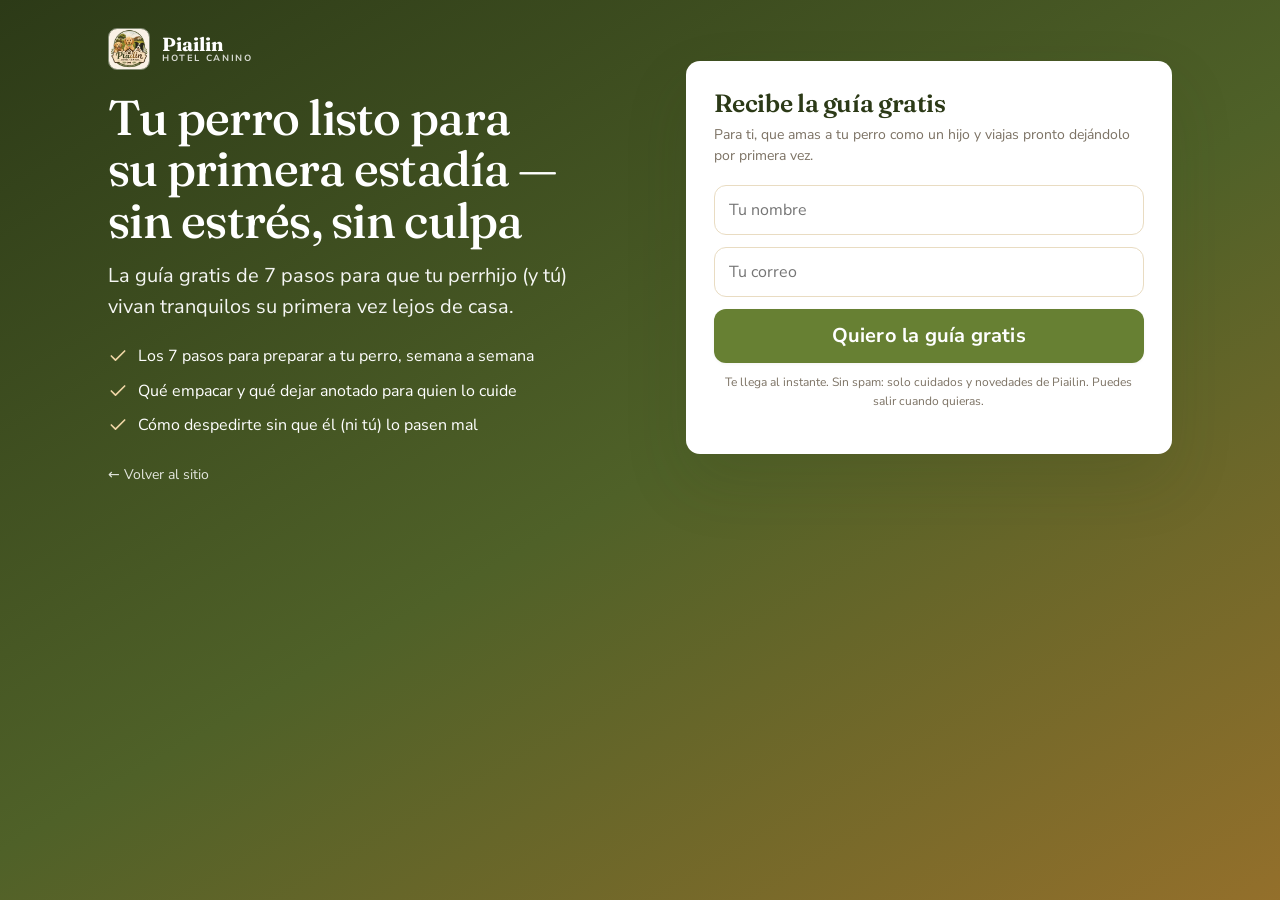
<file: sitio-web/guia.html>
<!DOCTYPE html>
<html lang="es-CL">
<head>
  <meta charset="UTF-8" />
  <meta name="viewport" content="width=device-width, initial-scale=1.0" />
  <title>Guía gratis: Primera estadía sin estrés — Piailin</title>
  <meta name="description" content="Descarga gratis la guía de 7 pasos para preparar a tu perro para su primera estadía sin estrés. Por Piailin Hotel Canino." />
  <link rel="icon" href="data:image/svg+xml,%3Csvg xmlns='http://www.w3.org/2000/svg' viewBox='0 0 32 32'%3E%3Crect width='32' height='32' rx='7' fill='%23678033'/%3E%3Ctext x='16' y='23' font-family='Georgia,serif' font-size='20' font-weight='700' fill='%23faf4e9' text-anchor='middle'%3EP%3C/text%3E%3C/svg%3E" />
  <link rel="stylesheet" href="./styles.css" />
  <style>
    .lm-wrap { min-height: 100vh; display: flex; flex-direction: column; }
    .lm-hero { background: linear-gradient(150deg, var(--green-900) 0%, var(--green-700) 52%, var(--gold-700) 115%); flex: 1; }
    .lm-grid { max-width: var(--container-lg); margin: 0 auto; padding: 28px; display: grid; grid-template-columns: 1.05fr 0.95fr; gap: 40px; align-items: center; }
    .lm-brand { display: flex; align-items: center; gap: 12px; margin-bottom: 22px; }
    .lm-brand img { width: 42px; height: 42px; border-radius: 9px; border: 1px solid rgba(255,255,255,.4); object-fit: cover; }
    .lm-brand .name { font-family: var(--font-serif); font-weight: 700; color: #fff; font-size: 19px; line-height: 1; }
    .lm-brand .sub { color: rgba(255,255,255,.8); font-size: 9px; letter-spacing: .18em; text-transform: uppercase; font-weight: 700; }
    .lm-hero h1 { color: #fff; font-size: var(--text-4xl); line-height: 1.05; margin: 0 0 14px; }
    .lm-hero .lead { color: rgba(255,255,255,.95); font-size: var(--text-lg); margin-bottom: 22px; max-width: 480px; }
    .lm-inside { list-style: none; padding: 0; margin: 0 0 8px; }
    .lm-inside li { color: #fff; display: flex; gap: 10px; align-items: flex-start; margin-bottom: 10px; font-size: var(--text-md); }
    .lm-inside svg { width: 20px; height: 20px; stroke-width: 2; color: var(--gold-300); flex: 0 0 auto; margin-top: 2px; }
    .lm-card { background: var(--surface-card); border-radius: var(--radius-lg); padding: 28px; box-shadow: var(--shadow-xl); }
    .lm-card h2 { font-size: var(--text-xl); margin-bottom: 6px; }
    .lm-card p.who { font-size: var(--text-sm); color: var(--text-muted); margin-bottom: 18px; }
    .lm-field { display: flex; align-items: center; background: #fff; border: 1.5px solid var(--cream-300); border-radius: var(--radius-md); padding: 0 14px; margin-bottom: 12px; transition: border-color var(--dur-base), box-shadow var(--dur-base); }
    .lm-field:focus-within { border-color: var(--green-400); box-shadow: var(--ring); }
    .lm-field input { flex: 1; border: none; outline: none; background: transparent; font-family: var(--font-body); font-size: var(--text-md); padding: 13px 0; }
    .lm-note { font-size: var(--text-xs); color: var(--text-muted); margin-top: 10px; text-align: center; }
    .lm-back { display: inline-block; margin-top: 16px; color: rgba(255,255,255,.85); font-size: var(--text-sm); }
    .lm-back:hover { color: #fff; }
    @media (max-width: 860px) { .lm-grid { grid-template-columns: 1fr; } .lm-hero h1 { font-size: var(--text-3xl); } }
  </style>
</head>
<body>
  <div class="lm-wrap">
    <div class="lm-hero">
      <div class="lm-grid">
        <div>
          <a class="lm-brand" href="./index.html" style="text-decoration:none;">
            <img src="./assets/pialin-emblem.jpeg" alt="Piailin" />
            <span style="display:flex;flex-direction:column;line-height:1.1;">
              <span class="name">Piailin</span>
              <span class="sub">Hotel Canino</span>
            </span>
          </a>
          <h1>Tu perro listo para su primera estadía — sin estrés, sin culpa</h1>
          <p class="lead">La guía gratis de 7 pasos para que tu perrhijo (y tú) vivan tranquilos su primera vez lejos de casa.</p>
          <ul class="lm-inside">
            <li><svg viewBox="0 0 24 24" fill="none" stroke="currentColor" stroke-linecap="round" stroke-linejoin="round"><path d="M20 6 9 17l-5-5"/></svg> Los 7 pasos para preparar a tu perro, semana a semana</li>
            <li><svg viewBox="0 0 24 24" fill="none" stroke="currentColor" stroke-linecap="round" stroke-linejoin="round"><path d="M20 6 9 17l-5-5"/></svg> Qué empacar y qué dejar anotado para quien lo cuide</li>
            <li><svg viewBox="0 0 24 24" fill="none" stroke="currentColor" stroke-linecap="round" stroke-linejoin="round"><path d="M20 6 9 17l-5-5"/></svg> Cómo despedirte sin que él (ni tú) lo pasen mal</li>
          </ul>
          <a class="lm-back" href="./index.html">← Volver al sitio</a>
        </div>

        <div class="lm-card">
          <h2>Recibe la guía gratis</h2>
          <p class="who">Para ti, que amas a tu perro como un hijo y viajas pronto dejándolo por primera vez.</p>
          <form id="signup-form" method="POST" action="" target="_blank" novalidate>
            <input type="hidden" name="_subject" value="Nuevo lead — Guía Primera estadía (Piailin)" />
            <input type="hidden" name="origen" value="Guía: Primera estadía sin estrés" />
            <label class="lm-field"><input type="text" name="nombre" placeholder="Tu nombre" aria-label="Tu nombre" /></label>
            <label class="lm-field"><input type="email" name="email" placeholder="Tu correo" aria-label="Tu correo" required /></label>
            <button type="submit" id="signup-submit" class="btn btn--lg btn--primary btn--block">Quiero la guía gratis</button>
          </form>
          <p class="lm-note">Te llega al instante. Sin spam: solo cuidados y novedades de Piailin. Puedes salir cuando quieras.</p>
          <p class="lm-note" id="form-msg" style="display:none;"></p>
        </div>
      </div>
    </div>
  </div>

  <script>
    // Endpoint de Formspree (el MISMO de las reservas o uno nuevo). Pega aquí su URL.
    // Ej: 'https://formspree.io/f/abcdwxyz'. Si queda vacío, igual entrega la guía (sin guardar el correo).
    var FORMSPREE_ENDPOINT = 'https://formspree.io/f/xlgkwqwk';
    var GUIA_URL = './guia-primera-estadia.html';

    var form = document.getElementById('signup-form');
    if (FORMSPREE_ENDPOINT) form.setAttribute('action', FORMSPREE_ENDPOINT);

    form.addEventListener('submit', function (e) {
      var email = form.querySelector('input[type="email"]');
      if (!email || !email.value) return; // deja que valide el navegador
      e.preventDefault();
      var btn = document.getElementById('signup-submit');
      if (btn) { btn.disabled = true; btn.textContent = 'Enviando…'; }
      var ir = function () { window.location.href = GUIA_URL; };
      if (FORMSPREE_ENDPOINT) {
        form.removeAttribute('target');
        fetch(FORMSPREE_ENDPOINT, { method: 'POST', mode: 'no-cors', body: new FormData(form) })
          .then(ir).catch(ir); // entrega la guía pase lo que pase
      } else {
        ir(); // sin endpoint configurado: entrega la guía igual
      }
    });
  </script>
</body>
</html>
</file>
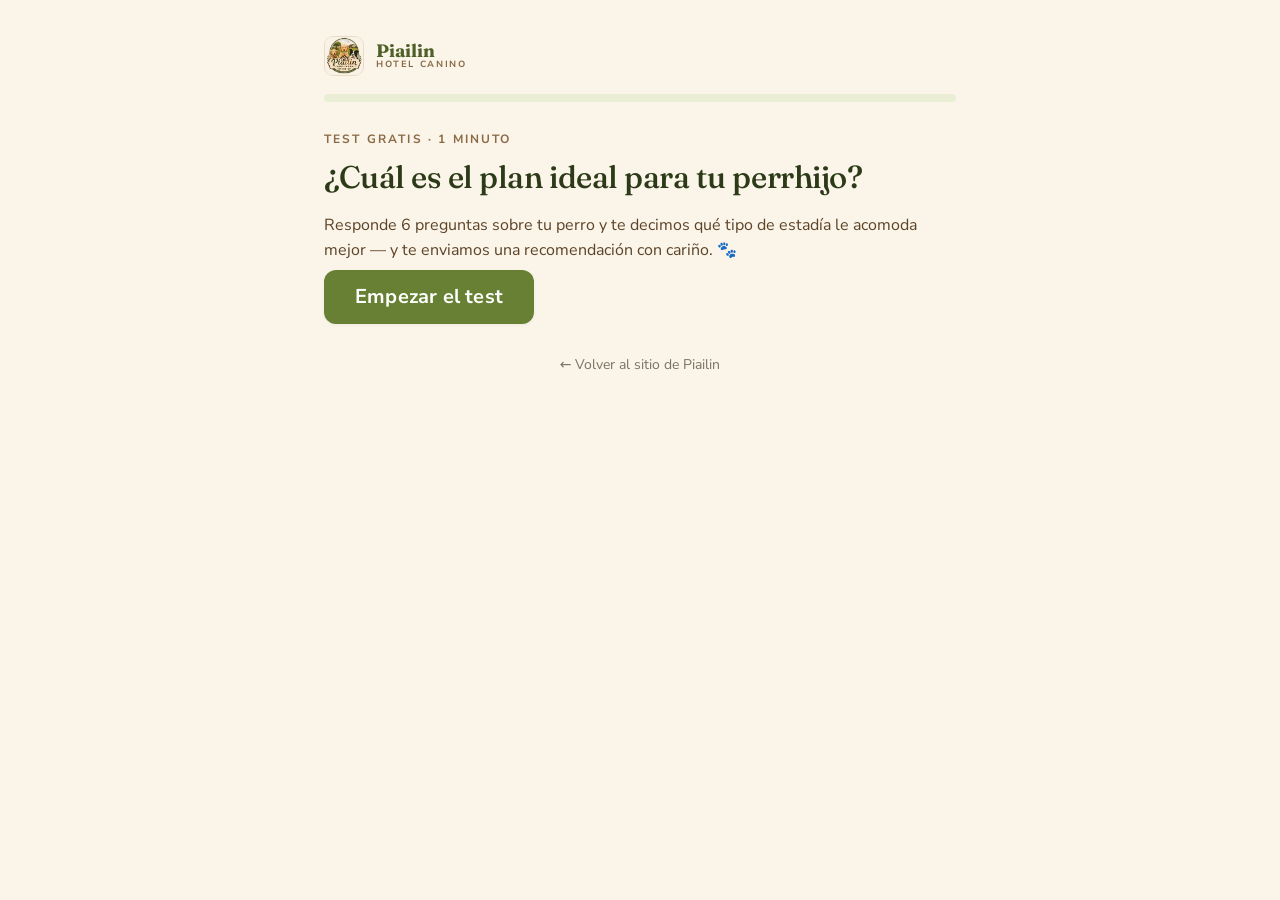
<file: sitio-web/test.html>
<!DOCTYPE html>
<html lang="es-CL">
<head>
  <meta charset="UTF-8" />
  <meta name="viewport" content="width=device-width, initial-scale=1.0" />
  <title>Test: ¿Cuál es el plan ideal para tu perro? — Piailin</title>
  <meta name="description" content="Responde 6 preguntas y descubre el plan de hospedaje ideal para tu perrhijo en Piailin Hotel Canino. Gratis." />
  <link rel="icon" href="data:image/svg+xml,%3Csvg xmlns='http://www.w3.org/2000/svg' viewBox='0 0 32 32'%3E%3Crect width='32' height='32' rx='7' fill='%23678033'/%3E%3Ctext x='16' y='23' font-family='Georgia,serif' font-size='20' font-weight='700' fill='%23faf4e9' text-anchor='middle'%3EP%3C/text%3E%3C/svg%3E" />
  <link rel="stylesheet" href="./styles.css" />
  <style>
    .test-main { max-width: 680px; margin: 0 auto; padding: 36px 24px 64px; }
    .test-head { display: flex; align-items: center; gap: 12px; margin-bottom: 8px; }
    .test-head img { width: 40px; height: 40px; border-radius: 9px; border: 1px solid var(--border-soft); object-fit: cover; }
    .test-head .name { font-family: var(--font-serif); font-weight: 700; color: var(--green-700); font-size: 18px; line-height: 1; }
    .progress { height: 8px; background: var(--green-100); border-radius: var(--radius-pill); overflow: hidden; margin: 18px 0 24px; }
    .progress > span { display: block; height: 100%; background: var(--gradient-brand); width: 0; transition: width var(--dur-base) var(--ease-soft); }
    .q-title { font-size: var(--text-2xl); margin-bottom: 18px; }
    .q-step { font-size: var(--text-sm); color: var(--text-muted); font-weight: var(--fw-bold); letter-spacing: .08em; text-transform: uppercase; }
    .options { display: flex; flex-direction: column; gap: 12px; }
    .opt { text-align: left; width: 100%; padding: 16px 18px; border-radius: var(--radius-md); border: 1.5px solid var(--border-soft); background: var(--surface-card); font-family: var(--font-body); font-size: var(--text-md); color: var(--text-body); cursor: pointer; transition: border-color var(--dur-fast) var(--ease-soft), background var(--dur-fast) var(--ease-soft), transform var(--dur-fast) var(--ease-soft); }
    .opt:hover { border-color: var(--green-400); background: var(--green-50); }
    .opt:active { transform: scale(0.99); }
    .nav-row { display: flex; justify-content: space-between; margin-top: 22px; }
    .link-btn { background: none; border: none; color: var(--text-muted); font-family: var(--font-body); font-weight: var(--fw-bold); cursor: pointer; font-size: var(--text-sm); }
    .link-btn:hover { color: var(--green-700); }
    .hero-card { background: var(--gradient-hero); border-radius: var(--radius-lg); padding: 32px; color: #fff; text-align: center; box-shadow: var(--shadow-lg); }
    .hero-card h1 { color: #fff; font-size: var(--text-3xl); margin-bottom: 10px; }
    .hero-card p { color: rgba(255,255,255,.95); font-size: var(--text-lg); margin-bottom: 22px; }
    .result-badge { display: inline-block; background: var(--green-100); color: var(--green-800); font-family: var(--font-body); font-weight: var(--fw-bold); font-size: var(--text-sm); padding: 6px 14px; border-radius: var(--radius-pill); margin-bottom: 12px; }
    .result-plan { font-family: var(--font-serif); font-weight: 700; font-size: var(--text-3xl); color: var(--text-strong); margin-bottom: 10px; }
    .result-desc { color: var(--text-body); margin-bottom: 8px; }
    .capture { margin-top: 22px; padding: 24px; border-radius: var(--radius-lg); background: var(--surface-card); border: 1px solid var(--border-soft); box-shadow: var(--shadow-sm); }
    .capture h2 { font-size: var(--text-xl); margin-bottom: 4px; }
    .capture .who { font-size: var(--text-sm); color: var(--text-muted); margin-bottom: 16px; }
    .field2 { display: flex; align-items: center; background: #fff; border: 1.5px solid var(--cream-300); border-radius: var(--radius-md); padding: 0 14px; margin-bottom: 12px; transition: border-color var(--dur-base), box-shadow var(--dur-base); }
    .field2:focus-within { border-color: var(--green-400); box-shadow: var(--ring); }
    .field2 input { flex: 1; border: none; outline: none; background: transparent; font-family: var(--font-body); font-size: var(--text-md); padding: 13px 0; }
    .msg { font-size: var(--text-sm); margin-top: 10px; text-align: center; }
    .center { text-align: center; }
    .hidden { display: none; }
    .test-footer { text-align: center; margin-top: 28px; }
    .test-footer a { color: var(--text-muted); font-size: var(--text-sm); }
  </style>
</head>
<body>
  <div class="test-main">
    <a class="test-head" href="./index.html" style="text-decoration:none;">
      <img src="./assets/pialin-emblem.jpeg" alt="Piailin" />
      <span style="display:flex;flex-direction:column;line-height:1.1;">
        <span class="name">Piailin</span>
        <span class="eyebrow" style="font-size:9px;">Hotel Canino</span>
      </span>
    </a>

    <!-- INTRO -->
    <section id="screen-intro">
      <div class="progress"><span style="width:0"></span></div>
      <span class="eyebrow">Test gratis · 1 minuto</span>
      <h1 class="q-title" style="margin-top:8px;">¿Cuál es el plan ideal para tu perrhijo?</h1>
      <p class="result-desc">Responde 6 preguntas sobre tu perro y te decimos qué tipo de estadía le acomoda mejor — y te enviamos una recomendación con cariño. 🐾</p>
      <button class="btn btn--lg btn--primary" id="btn-start">Empezar el test</button>
    </section>

    <!-- QUIZ -->
    <section id="screen-quiz" class="hidden">
      <div class="progress"><span id="bar"></span></div>
      <div class="q-step" id="step"></div>
      <h2 class="q-title" id="question"></h2>
      <div class="options" id="options"></div>
      <div class="nav-row">
        <button class="link-btn" id="btn-back">← Atrás</button>
        <span></span>
      </div>
    </section>

    <!-- RESULT + CAPTURE -->
    <section id="screen-result" class="hidden">
      <div class="hero-card">
        <div class="result-badge">Tu recomendación</div>
        <div class="result-plan" id="plan-name"></div>
        <p id="plan-desc" style="color:rgba(255,255,255,.95);font-size:var(--text-md);margin:0;"></p>
      </div>

      <div class="capture">
        <h2>Te enviamos la recomendación completa + cotización</h2>
        <p class="who">Déjanos tus datos y te contactamos con el detalle del plan ideal para tu perrhijo y su valor.</p>
        <form id="capture-form" novalidate>
          <div class="field2"><input type="text" name="nombre" placeholder="Tu nombre" aria-label="Tu nombre" required /></div>
          <div class="field2"><input type="email" name="email" placeholder="Tu correo" aria-label="Tu correo" required /></div>
          <div class="field2"><input type="tel" name="fono" placeholder="Tu WhatsApp (opcional)" aria-label="Tu WhatsApp" /></div>
          <button type="submit" class="btn btn--lg btn--primary btn--block" id="capture-submit">Enviar mi recomendación</button>
        </form>
        <p class="msg" id="capture-msg" style="display:none;"></p>
      </div>

      <div class="center" style="margin-top:18px;">
        <button class="link-btn" id="btn-restart">↺ Hacer el test de nuevo</button>
      </div>
    </section>

    <div class="test-footer">
      <a href="./index.html">← Volver al sitio de Piailin</a>
    </div>
  </div>

  <script>
    var FORMSPREE_ENDPOINT = 'https://formspree.io/f/xlgkwqwk';

    // ---- Preguntas (cada opción aporta puntos a los planes; no hay opción "mala") ----
    var QUESTIONS = [
      { q: '¿Cómo es tu perro con gente nueva y otros perros?', opts: [
        { t: 'Súper sociable, se hace amigo de todos', p: { estandar: 2 } },
        { t: 'Tranquilo, se adapta con calma', p: { estandar: 1 } },
        { t: 'Tímido o reservado, necesita su tiempo', p: { suite: 1, madre: 1 } },
        { t: 'Le cuesta mucho, se pone ansioso', p: { madre: 2 } } ] },
      { q: 'Por las noches en casa, tu perro…', opts: [
        { t: 'Duerme en su cama o espacio, sin problema', p: { estandar: 2 } },
        { t: 'Prefiere dormir cerca de un humano', p: { suite: 1 } },
        { t: 'Duerme en la cama y le cuesta dormir solo', p: { suite: 2, madre: 1 } },
        { t: 'Necesita compañía constante o se angustia', p: { madre: 2 } } ] },
      { q: '¿Ha estado antes en un hotel o lejos de ti?', opts: [
        { t: 'Sí, y le fue bien', p: { estandar: 2 } },
        { t: 'Alguna vez, con altibajos', p: { suite: 1 } },
        { t: 'Nunca, sería su primera vez', p: { suite: 1, madre: 1 } },
        { t: 'Nunca, y se angustia cuando me alejo', p: { madre: 2 } } ] },
      { q: '¿Tu perro tiene necesidades de salud o medicación?', opts: [
        { t: 'No, está sano y activo', p: { estandar: 1 } },
        { t: 'Toma algún medicamento o vitamina con horario', p: { cuidados: 2 } },
        { t: 'Es senior y necesita cuidados extra', p: { cuidados: 2 } },
        { t: 'Tiene una condición que requiere atención especial', p: { cuidados: 3 } } ] },
      { q: '¿Qué tan apegado es a su familia humana?', opts: [
        { t: 'Independiente, disfruta su espacio', p: { estandar: 2 } },
        { t: 'Cariñoso, pero tranquilo cuando está solo', p: { estandar: 1 } },
        { t: 'Muy apegado, me sigue a todos lados', p: { suite: 1, madre: 1 } },
        { t: 'No tolera estar solo, sufre de ansiedad por separación', p: { madre: 3 } } ] },
      { q: '¿De qué tamaño es tu perrhijo?', size: true, opts: [
        { t: 'Pequeño (hasta 10 kg)', p: {}, size: 'pequeño' },
        { t: 'Mediano o grande', p: {}, size: 'mediano/grande' } ] }
    ];

    var PLANS = {
      madre:    { name: 'Madre sustituta', desc: 'Tu perrhijo es muy apegado o ansioso: necesita presencia humana constante. Una cuidadora asume el rol de figura de apego — duerme, come y pasea con él, con la misma rutina y cariño de casa. (Incluye entrevista previa.)' },
      cuidados: { name: 'Cuidados especiales', desc: 'Tu perro necesita medicación o atención adicional. Le damos sus remedios puntuales y un seguimiento cercano de su salud, con reportes diarios.' },
      suite:    { name: 'Suite con humano', desc: 'Tu perro es apegado y duerme mejor acompañado. Pasa la noche con una persona de confianza, para que no extrañe y descanse tranquilo.' },
      estandar: { name: 'Hospedaje estándar', desc: 'Tu perro es sociable y se adapta bien. Disfruta juego, paseos diarios, una cama calentita y fotos para que viajes tranquila.' }
    };

    // ---- Motor de puntaje (función pura) ----
    function scorePlan(answers) {
      var s = { estandar: 0, suite: 0, cuidados: 0, madre: 0 };
      answers.forEach(function (a) { if (!a || !a.p) return; for (var k in a.p) { s[k] = (s[k] || 0) + a.p[k]; } });
      var plan;
      if (s.madre >= 5) plan = 'madre';
      else if (s.cuidados >= 2) plan = 'cuidados';
      else if (s.suite >= 2 || s.madre >= 2) plan = 'suite';
      else plan = 'estandar';
      return { plan: plan, scores: s };
    }
    // Mini auto-test en consola (no afecta a la usuaria)
    console.assert(scorePlan([{p:{madre:3}},{p:{madre:2}}]).plan === 'madre', 'test madre');
    console.assert(scorePlan([{p:{estandar:2}},{p:{estandar:2}}]).plan === 'estandar', 'test estandar');
    console.assert(scorePlan([{p:{cuidados:2}}]).plan === 'cuidados', 'test cuidados');

    // ---- Estado y render ----
    var idx = 0, answers = [], size = '';
    var $ = function (id) { return document.getElementById(id); };
    function show(screen) { ['intro','quiz','result'].forEach(function (s){ $('screen-'+s).classList.toggle('hidden', s!==screen); }); window.scrollTo(0,0); }

    function renderQuestion() {
      var Q = QUESTIONS[idx];
      $('step').textContent = 'Pregunta ' + (idx+1) + ' de ' + QUESTIONS.length;
      $('question').textContent = Q.q;
      $('bar').style.width = (idx / QUESTIONS.length * 100) + '%';
      var box = $('options'); box.innerHTML = '';
      Q.opts.forEach(function (o, i) {
        var b = document.createElement('button');
        b.className = 'opt'; b.textContent = o.t;
        b.onclick = function () {
          answers[idx] = o;
          if (Q.size) size = o.size;
          if (idx < QUESTIONS.length - 1) { idx++; renderQuestion(); }
          else { finish(); }
        };
        box.appendChild(b);
      });
      $('btn-back').style.visibility = idx === 0 ? 'hidden' : 'visible';
    }

    function finish() {
      var r = scorePlan(answers);
      var plan = PLANS[r.plan];
      $('plan-name').textContent = plan.name;
      var extra = (size === 'pequeño') ? ' Como es de talla pequeña, aplica nuestra tarifa para perros pequeños.' : '';
      $('plan-desc').textContent = plan.desc + extra;
      $('capture-form').dataset.plan = plan.name;
      show('result');
    }

    $('btn-start').onclick = function () { idx = 0; answers = []; show('quiz'); renderQuestion(); };
    $('btn-back').onclick = function () { if (idx > 0) { idx--; renderQuestion(); } };
    $('btn-restart').onclick = function () { idx = 0; answers = []; size = ''; show('intro'); $('capture-msg').style.display='none'; $('capture-form').reset(); $('capture-form').style.display=''; };

    // ---- Captura del lead → Formspree ----
    $('capture-form').addEventListener('submit', function (e) {
      e.preventDefault();
      var f = this, msg = $('capture-msg');
      if (!f.checkValidity()) { f.reportValidity(); return; }
      var btn = $('capture-submit'); btn.disabled = true; btn.textContent = 'Enviando…';
      var data = new FormData();
      data.append('origen', 'Test: plan ideal para tu perro');
      data.append('plan_recomendado', f.dataset.plan || '');
      data.append('nombre', f.elements['nombre'].value);
      data.append('email', f.elements['email'].value);
      data.append('fono', f.elements['fono'].value || '');
      data.append('tamano', size || '');
      data.append('respuestas', answers.map(function (a, i) { return (i+1) + '. ' + (a ? a.t : '—'); }).join(' | '));
      data.append('_subject', 'Nuevo lead — Test plan ideal (Piailin)');
      function ok() {
        f.style.display = 'none';
        msg.style.display = 'block'; msg.style.color = 'var(--success)';
        msg.innerHTML = '¡Gracias! 🐾 Recibimos tus datos y te enviaremos la recomendación completa. <br><a class="btn btn--secondary btn--sm" style="margin-top:12px;" href="./index.html#reserva">Reservar ahora</a>';
      }
      function fail() {
        btn.disabled = false; btn.textContent = 'Enviar mi recomendación';
        msg.style.display = 'block'; msg.style.color = 'var(--danger)';
        msg.textContent = 'Ups, no pudimos enviar. Revisa tu conexión e intenta de nuevo.';
      }
      fetch(FORMSPREE_ENDPOINT, { method: 'POST', body: data, headers: { 'Accept': 'application/json' } })
        .then(function (r) { r.ok ? ok() : fail(); }).catch(fail);
    });
  </script>
</body>
</html>
</file>
<file: sitio-web/styles.css>
/* ============================================================
   PIALIN — Sitio web · entrada de estilos
   Reúne los tokens del sistema de diseño + estilos del sitio.
   ============================================================ */
@import url('./tokens/typography.css');
@import url('./tokens/colors.css');
@import url('./tokens/spacing.css');
@import url('./tokens/base.css');
@import url('./components.css');
@import url('./refine.css');
</file>
